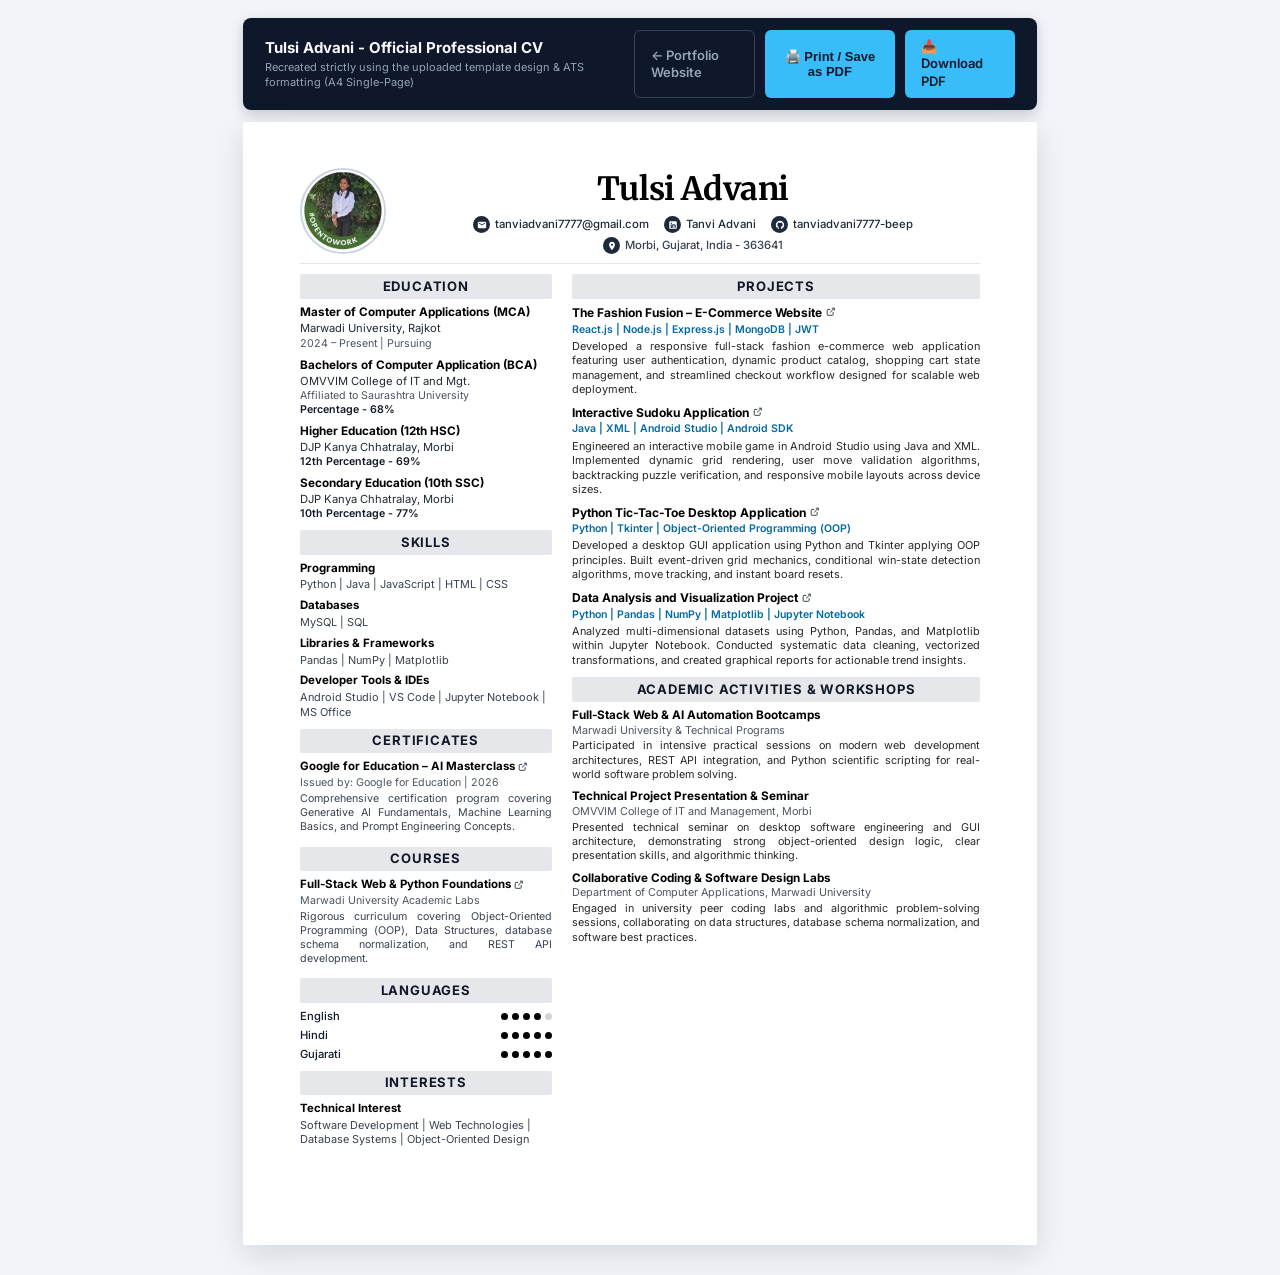
<file: cv_tulsi_advani.html>
<!DOCTYPE html>
<html lang="en">
<head>
  <meta charset="UTF-8">
  <meta name="viewport" content="width=device-width, initial-scale=1.0">
  <title>Tulsi Advani - Curriculum Vitae</title>
  <link rel="preconnect" href="https://fonts.googleapis.com">
  <link rel="preconnect" href="https://fonts.gstatic.com" crossorigin>
  <link href="https://fonts.googleapis.com/css2?family=Merriweather:ital,wght@0,300;0,400;0,700;0,900;1,300&family=Inter:wght@400;500;600;700&display=swap" rel="stylesheet">
  <style>
    /* CSS Reset & A4 Setup */
    * {
      box-sizing: border-box;
      margin: 0;
      padding: 0;
    }

    body {
      background-color: #f1f5f9;
      font-family: 'Inter', -apple-system, BlinkMacSystemFont, 'Segoe UI', Roboto, Helvetica, Arial, sans-serif;
      color: #1f2937;
      line-height: 1.34;
      font-size: 8.8pt;
      -webkit-print-color-adjust: exact;
      print-color-adjust: exact;
    }

    /* Screen-only top action bar */
    .screen-actions {
      max-width: 210mm;
      margin: 18px auto 12px;
      display: flex;
      justify-content: space-between;
      align-items: center;
      background: #0f172a;
      color: #f8fafc;
      padding: 12px 22px;
      border-radius: 8px;
      box-shadow: 0 4px 14px rgba(0,0,0,0.18);
    }

    .screen-actions a, .screen-actions button {
      background: #38bdf8;
      color: #0f172a;
      font-weight: 600;
      font-size: 13px;
      padding: 8px 16px;
      border-radius: 6px;
      text-decoration: none;
      border: none;
      cursor: pointer;
      display: inline-flex;
      align-items: center;
      gap: 6px;
      transition: all 0.2s;
    }

    .screen-actions a:hover, .screen-actions button:hover {
      background: #7dd3fc;
      transform: translateY(-1px);
    }

    .screen-actions .back-link {
      background: transparent;
      color: #94a3b8;
      border: 1px solid #334155;
    }

    .screen-actions .back-link:hover {
      background: #1e293b;
      color: #f8fafc;
      transform: none;
    }

    /* Resume Sheet Dimensions - Precise Single-Page A4 */
    .cv-page {
      width: 210mm;
      height: 297mm;
      max-height: 297mm;
      margin: 0 auto 30px auto;
      background: #ffffff;
      padding: 12mm 15mm 10mm 15mm;
      box-shadow: 0 10px 30px rgba(0,0,0,0.12);
      position: relative;
      overflow: hidden;
      display: flex;
      flex-direction: column;
    }

    /* Header Section */
    .cv-header {
      display: flex;
      align-items: center;
      gap: 20px;
      padding-bottom: 9px;
      border-bottom: 1px solid #e5e7eb;
      margin-bottom: 10px;
    }

    .header-photo-wrapper {
      flex-shrink: 0;
    }

    .header-photo {
      width: 86px;
      height: 86px;
      border-radius: 50%;
      object-fit: cover;
      display: block;
      border: 2px solid #cbd5e1;
    }

    .header-content {
      flex: 1;
      text-align: center;
    }

    .candidate-name {
      font-family: 'Merriweather', Georgia, serif;
      font-size: 24pt;
      font-weight: 700;
      color: #000000;
      margin-bottom: 6px;
      letter-spacing: -0.4px;
    }

    .contact-row {
      display: flex;
      justify-content: center;
      align-items: center;
      gap: 15px;
      flex-wrap: wrap;
      margin-bottom: 4px;
      font-size: 8.5pt;
      color: #1f2937;
    }

    .contact-item {
      display: inline-flex;
      align-items: center;
      gap: 5px;
      text-decoration: none;
      color: #1f2937;
    }

    .contact-item a {
      color: inherit;
      text-decoration: none;
      font-weight: 500;
    }

    .contact-item a:hover {
      text-decoration: underline;
    }

    .icon-badge {
      width: 17px;
      height: 17px;
      background-color: #1e293b;
      border-radius: 50%;
      display: inline-flex;
      align-items: center;
      justify-content: center;
      color: #ffffff;
      flex-shrink: 0;
    }

    .icon-badge svg {
      width: 10px;
      height: 10px;
      fill: currentColor;
    }

    .location-row {
      display: flex;
      justify-content: center;
      align-items: center;
      gap: 5px;
      font-size: 8.5pt;
      color: #374151;
      font-weight: 500;
    }

    /* Two-Column Grid */
    .cv-body {
      display: grid;
      grid-template-columns: 37% 60%;
      gap: 3%;
      flex: 1;
    }

    .cv-col-left {
      display: flex;
      flex-direction: column;
      gap: 9px;
    }

    .cv-col-right {
      display: flex;
      flex-direction: column;
      gap: 10px;
    }

    /* Section Headings - Signature Gray Shaded Pill */
    .section-title {
      background-color: #e5e7eb;
      color: #111827;
      font-size: 9.8pt;
      font-weight: 700;
      text-transform: uppercase;
      letter-spacing: 0.8px;
      text-align: center;
      padding: 3.5px 6px;
      border-radius: 2px;
      margin-bottom: 6px;
    }

    /* Education Entry */
    .edu-entry {
      margin-bottom: 7px;
    }

    .edu-entry:last-child {
      margin-bottom: 0;
    }

    .edu-degree {
      font-weight: 700;
      font-size: 8.8pt;
      color: #000000;
      line-height: 1.25;
    }

    .edu-institution {
      font-size: 8.4pt;
      color: #1f2937;
      margin-top: 1px;
    }

    .edu-sub {
      font-size: 8pt;
      color: #4b5563;
    }

    .edu-meta {
      font-size: 8pt;
      color: #4b5563;
      margin-top: 1px;
    }

    .edu-score {
      font-size: 8pt;
      font-weight: 600;
      color: #111827;
    }

    /* Skills Entries */
    .skill-group {
      margin-bottom: 6px;
    }

    .skill-group:last-child {
      margin-bottom: 0;
    }

    .skill-category {
      font-weight: 700;
      font-size: 8.6pt;
      color: #000000;
      margin-bottom: 1.5px;
    }

    .skill-list {
      font-size: 8.2pt;
      color: #374151;
      line-height: 1.35;
    }

    /* Certificate & Courses Entry */
    .cert-entry {
      margin-bottom: 3px;
    }

    .cert-title {
      font-weight: 700;
      font-size: 8.6pt;
      color: #000000;
      display: inline-flex;
      align-items: center;
      gap: 3px;
    }

    .cert-issuer {
      font-size: 8pt;
      color: #4b5563;
      margin-top: 1px;
      margin-bottom: 2px;
    }

    .cert-desc {
      font-size: 8pt;
      color: #374151;
      line-height: 1.32;
      text-align: justify;
    }

    /* Languages Row with Dots */
    .lang-item {
      display: flex;
      justify-content: space-between;
      align-items: center;
      margin-bottom: 4px;
      font-size: 8.4pt;
      color: #111827;
      font-weight: 500;
    }

    .lang-item:last-child {
      margin-bottom: 0;
    }

    .dots-container {
      display: flex;
      gap: 4px;
    }

    .dot {
      width: 7px;
      height: 7px;
      border-radius: 50%;
      background-color: #000000;
    }

    .dot.empty {
      background-color: #d1d5db;
    }

    /* Interests */
    .interest-category {
      font-weight: 700;
      font-size: 8.5pt;
      color: #000000;
      margin-bottom: 1px;
    }

    .interest-text {
      font-size: 8.2pt;
      color: #374151;
      line-height: 1.35;
    }

    /* Right Column - Projects */
    .project-entry {
      margin-bottom: 8px;
    }

    .project-entry:last-child {
      margin-bottom: 0;
    }

    .project-header {
      display: flex;
      align-items: baseline;
      gap: 4px;
      margin-bottom: 1.5px;
    }

    .project-title {
      font-weight: 700;
      font-size: 9pt;
      color: #000000;
    }

    .link-icon-svg {
      width: 9.5px;
      height: 9.5px;
      color: #374151;
      vertical-align: middle;
      display: inline-block;
    }

    .project-tech {
      font-size: 7.9pt;
      font-weight: 600;
      color: #0369a1;
      margin-bottom: 2px;
    }

    .project-desc {
      font-size: 8.2pt;
      color: #27272a;
      line-height: 1.33;
      text-align: justify;
    }

    /* Right Column - Academic Highlights / Workshops */
    .activity-entry {
      margin-bottom: 7px;
    }

    .activity-entry:last-child {
      margin-bottom: 0;
    }

    .activity-title {
      font-weight: 700;
      font-size: 8.8pt;
      color: #000000;
      line-height: 1.25;
    }

    .activity-org {
      font-size: 8.1pt;
      color: #4b5563;
      margin-top: 1px;
      margin-bottom: 1.5px;
    }

    .activity-desc {
      font-size: 8.1pt;
      color: #27272a;
      line-height: 1.32;
      text-align: justify;
    }

    /* Print Styles for exact single page */
    @page {
      size: A4 portrait;
      margin: 0;
    }

    @media print {
      body {
        background: #ffffff;
      }
      .screen-actions {
        display: none !important;
      }
      .cv-page {
        margin: 0;
        box-shadow: none;
        width: 210mm;
        height: 297mm;
        max-height: 297mm;
        page-break-after: avoid;
        page-break-inside: avoid;
      }
    }
  </style>
</head>
<body>

  <!-- Screen Top Bar -->
  <div class="screen-actions">
    <div>
      <h3 style="font-size: 15px; margin-bottom: 2px;">Tulsi Advani - Official Professional CV</h3>
      <p style="font-size: 11px; color: #94a3b8;">Recreated strictly using the uploaded template design &amp; ATS formatting (A4 Single-Page)</p>
    </div>
    <div style="display: flex; gap: 10px;">
      <a href="index.html" class="back-link">← Portfolio Website</a>
      <button onclick="window.print()">🖨️ Print / Save as PDF</button>
      <a href="Tulsi_Advani_CV.pdf" download="Tulsi_Advani_CV.pdf">📥 Download PDF</a>
    </div>
  </div>

  <!-- A4 CV Sheet -->
  <div class="cv-page">
    
    <!-- HEADER -->
    <header class="cv-header">
      <div class="header-photo-wrapper">
        <img src="[data-uri]" alt="Tulsi Advani" class="header-photo">
      </div>
      <div class="header-content">
        <h1 class="candidate-name">Tulsi Advani</h1>
        
        <div class="contact-row">
          <div class="contact-item">
            <span class="icon-badge">
              <svg viewBox="0 0 24 24"><path d="M20 4H4c-1.1 0-1.99.9-1.99 2L2 18c0 1.1.9 2 2 2h16c1.1 0 2-.9 2-2V6c0-1.1-.9-2-2-2zm0 4l-8 5-8-5V6l8 5 8-5v2z"/></svg>
            </span>
            <a href="mailto:tanviadvani7777@gmail.com">tanviadvani7777@gmail.com</a>
          </div>

          <div class="contact-item">
            <span class="icon-badge">
              <svg viewBox="0 0 24 24"><path d="M19 3a2 2 0 0 1 2 2v14a2 2 0 0 1-2 2H5a2 2 0 0 1-2-2V5a2 2 0 0 1 2-2h14m-.5 15.5v-5.3a3.26 3.26 0 0 0-3.26-3.26c-.85 0-1.84.52-2.28 1.3v-1.11h-2.79v8.37h2.79v-4.93c0-.77.62-1.4 1.39-1.4a1.4 1.4 0 0 1 1.4 1.4v4.93h2.75M6.46 10.9v8.37H9.2V10.9H6.46M7.83 6.2a1.66 1.66 0 0 0-1.66 1.66 1.66 1.66 0 0 0 1.67 1.66 1.66 1.66 0 0 0 1.67-1.67A1.66 1.66 0 0 0 7.83 6.2z"/></svg>
            </span>
            <a href="https://www.linkedin.com/in/tanvi-advani-973728384" target="_blank">Tanvi Advani</a>
          </div>

          <div class="contact-item">
            <span class="icon-badge">
              <svg viewBox="0 0 24 24"><path d="M12 2A10 10 0 0 0 2 12c0 4.42 2.87 8.17 6.84 9.5.5.08.66-.23.66-.5v-1.69c-2.77.6-3.36-1.34-3.36-1.34-.46-1.16-1.11-1.47-1.11-1.47-.91-.62.07-.6.07-.6 1 .07 1.53 1.03 1.53 1.03.87 1.52 2.34 1.07 2.91.83.1-.65.35-1.09.63-1.34-2.22-.25-4.55-1.11-4.55-4.92 0-1.11.38-2 1.03-2.71-.1-.25-.45-1.29.1-2.64 0 0 .84-.27 2.75 1.02.79-.22 1.65-.33 2.5-.33.85 0 1.71.11 2.5.33 1.91-1.29 2.75-1.02 2.75-1.02.55 1.35.2 2.39.1 2.64.65.71 1.03 1.6 1.03 2.71 0 3.82-2.34 4.66-4.57 4.91.36.31.69.92.69 1.85V21c0 .27.16.59.67.5C19.14 20.16 22 16.42 22 12A10 10 0 0 0 12 2z"/></svg>
            </span>
            <a href="https://github.com/tanviadvani7777-beep" target="_blank">tanviadvani7777-beep</a>
          </div>
        </div>

        <div class="location-row">
          <span class="icon-badge">
            <svg viewBox="0 0 24 24"><path d="M12 2C8.13 2 5 5.13 5 9c0 5.25 7 13 7 13s7-7.75 7-13c0-3.87-3.13-7-7-7zm0 9.5a2.5 2.5 0 0 1 0-5 2.5 2.5 0 0 1 0 5z"/></svg>
          </span>
          <span>Morbi, Gujarat, India - 363641</span>
        </div>
      </div>
    </header>

    <!-- TWO COLUMN BODY -->
    <div class="cv-body">
      
      <!-- LEFT COLUMN -->
      <div class="cv-col-left">
        
        <!-- EDUCATION -->
        <div class="cv-block">
          <div class="section-title">Education</div>
          
          <div class="edu-entry">
            <div class="edu-degree">Master of Computer Applications (MCA)</div>
            <div class="edu-institution">Marwadi University, Rajkot</div>
            <div class="edu-meta">2024 – Present | Pursuing</div>
          </div>

          <div class="edu-entry">
            <div class="edu-degree">Bachelors of Computer Application (BCA)</div>
            <div class="edu-institution">OMVVIM College of IT and Mgt.</div>
            <div class="edu-sub">Affiliated to Saurashtra University</div>
            <div class="edu-score">Percentage - 68%</div>
          </div>

          <div class="edu-entry">
            <div class="edu-degree">Higher Education (12th HSC)</div>
            <div class="edu-institution">DJP Kanya Chhatralay, Morbi</div>
            <div class="edu-score">12th Percentage - 69%</div>
          </div>

          <div class="edu-entry">
            <div class="edu-degree">Secondary Education (10th SSC)</div>
            <div class="edu-institution">DJP Kanya Chhatralay, Morbi</div>
            <div class="edu-score">10th Percentage - 77%</div>
          </div>
        </div>

        <!-- SKILLS -->
        <div class="cv-block">
          <div class="section-title">Skills</div>

          <div class="skill-group">
            <div class="skill-category">Programming</div>
            <div class="skill-list">Python | Java | JavaScript | HTML | CSS</div>
          </div>

          <div class="skill-group">
            <div class="skill-category">Databases</div>
            <div class="skill-list">MySQL | SQL</div>
          </div>

          <div class="skill-group">
            <div class="skill-category">Libraries &amp; Frameworks</div>
            <div class="skill-list">Pandas | NumPy | Matplotlib</div>
          </div>

          <div class="skill-group">
            <div class="skill-category">Developer Tools &amp; IDEs</div>
            <div class="skill-list">Android Studio | VS Code | Jupyter Notebook | MS Office</div>
          </div>
        </div>

        <!-- CERTIFICATES / COURSES -->
        <div class="cv-block">
          <div class="section-title">Certificates</div>

          <div class="cert-entry">
            <div class="cert-title">
              Google for Education – AI Masterclass
              <svg class="link-icon-svg" viewBox="0 0 24 24" fill="none" stroke="currentColor" stroke-width="2.5"><path d="M18 13v6a2 2 0 0 1-2 2H5a2 2 0 0 1-2-2V8a2 2 0 0 1 2-2h6M15 3h6v6M10 14L21 3"/></svg>
            </div>
            <div class="cert-issuer">Issued by: Google for Education | 2026</div>
            <div class="cert-desc">
              Comprehensive certification program covering Generative AI Fundamentals, Machine Learning Basics, and Prompt Engineering Concepts.
            </div>
          </div>
        </div>

        <!-- COURSES & TRAINING -->
        <div class="cv-block">
          <div class="section-title">Courses</div>

          <div class="cert-entry">
            <div class="cert-title">
              Full-Stack Web &amp; Python Foundations
              <svg class="link-icon-svg" viewBox="0 0 24 24" fill="none" stroke="currentColor" stroke-width="2.5"><path d="M18 13v6a2 2 0 0 1-2 2H5a2 2 0 0 1-2-2V8a2 2 0 0 1 2-2h6M15 3h6v6M10 14L21 3"/></svg>
            </div>
            <div class="cert-issuer">Marwadi University Academic Labs</div>
            <div class="cert-desc">
              Rigorous curriculum covering Object-Oriented Programming (OOP), Data Structures, database schema normalization, and REST API development.
            </div>
          </div>
        </div>

        <!-- LANGUAGES -->
        <div class="cv-block">
          <div class="section-title">Languages</div>

          <div class="lang-item">
            <span>English</span>
            <div class="dots-container">
              <span class="dot"></span>
              <span class="dot"></span>
              <span class="dot"></span>
              <span class="dot"></span>
              <span class="dot empty"></span>
            </div>
          </div>

          <div class="lang-item">
            <span>Hindi</span>
            <div class="dots-container">
              <span class="dot"></span>
              <span class="dot"></span>
              <span class="dot"></span>
              <span class="dot"></span>
              <span class="dot"></span>
            </div>
          </div>

          <div class="lang-item">
            <span>Gujarati</span>
            <div class="dots-container">
              <span class="dot"></span>
              <span class="dot"></span>
              <span class="dot"></span>
              <span class="dot"></span>
              <span class="dot"></span>
            </div>
          </div>
        </div>

        <!-- INTERESTS -->
        <div class="cv-block">
          <div class="section-title">Interests</div>
          <div class="interest-category">Technical Interest</div>
          <div class="interest-text">Software Development | Web Technologies | Database Systems | Object-Oriented Design</div>
        </div>

      </div>

      <!-- RIGHT COLUMN -->
      <div class="cv-col-right">
        
        <!-- PROJECTS -->
        <div class="cv-block">
          <div class="section-title">Projects</div>

          <div class="project-entry">
            <div class="project-header">
              <span class="project-title">The Fashion Fusion – E-Commerce Website</span>
              <svg class="link-icon-svg" viewBox="0 0 24 24" fill="none" stroke="currentColor" stroke-width="2.5"><path d="M18 13v6a2 2 0 0 1-2 2H5a2 2 0 0 1-2-2V8a2 2 0 0 1 2-2h6M15 3h6v6M10 14L21 3"/></svg>
            </div>
            <div class="project-tech">React.js | Node.js | Express.js | MongoDB | JWT</div>
            <div class="project-desc">
              Developed a responsive full-stack fashion e-commerce web application featuring user authentication, dynamic product catalog, shopping cart state management, and streamlined checkout workflow designed for scalable web deployment.
            </div>
          </div>

          <div class="project-entry">
            <div class="project-header">
              <span class="project-title">Interactive Sudoku Application</span>
              <svg class="link-icon-svg" viewBox="0 0 24 24" fill="none" stroke="currentColor" stroke-width="2.5"><path d="M18 13v6a2 2 0 0 1-2 2H5a2 2 0 0 1-2-2V8a2 2 0 0 1 2-2h6M15 3h6v6M10 14L21 3"/></svg>
            </div>
            <div class="project-tech">Java | XML | Android Studio | Android SDK</div>
            <div class="project-desc">
              Engineered an interactive mobile game in Android Studio using Java and XML. Implemented dynamic grid rendering, user move validation algorithms, backtracking puzzle verification, and responsive mobile layouts across device sizes.
            </div>
          </div>

          <div class="project-entry">
            <div class="project-header">
              <span class="project-title">Python Tic-Tac-Toe Desktop Application</span>
              <svg class="link-icon-svg" viewBox="0 0 24 24" fill="none" stroke="currentColor" stroke-width="2.5"><path d="M18 13v6a2 2 0 0 1-2 2H5a2 2 0 0 1-2-2V8a2 2 0 0 1 2-2h6M15 3h6v6M10 14L21 3"/></svg>
            </div>
            <div class="project-tech">Python | Tkinter | Object-Oriented Programming (OOP)</div>
            <div class="project-desc">
              Developed a desktop GUI application using Python and Tkinter applying OOP principles. Built event-driven grid mechanics, conditional win-state detection algorithms, move tracking, and instant board resets.
            </div>
          </div>

          <div class="project-entry">
            <div class="project-header">
              <span class="project-title">Data Analysis and Visualization Project</span>
              <svg class="link-icon-svg" viewBox="0 0 24 24" fill="none" stroke="currentColor" stroke-width="2.5"><path d="M18 13v6a2 2 0 0 1-2 2H5a2 2 0 0 1-2-2V8a2 2 0 0 1 2-2h6M15 3h6v6M10 14L21 3"/></svg>
            </div>
            <div class="project-tech">Python | Pandas | NumPy | Matplotlib | Jupyter Notebook</div>
            <div class="project-desc">
              Analyzed multi-dimensional datasets using Python, Pandas, and Matplotlib within Jupyter Notebook. Conducted systematic data cleaning, vectorized transformations, and created graphical reports for actionable trend insights.
            </div>
          </div>
        </div>

        <!-- ACADEMIC HIGHLIGHTS & WORKSHOPS (Matches sample's AWARD & VOLUNTEER style) -->
        <div class="cv-block">
          <div class="section-title">Academic Activities &amp; Workshops</div>

          <div class="activity-entry">
            <div class="activity-title">Full-Stack Web &amp; AI Automation Bootcamps</div>
            <div class="activity-org">Marwadi University &amp; Technical Programs</div>
            <div class="activity-desc">
              Participated in intensive practical sessions on modern web development architectures, REST API integration, and Python scientific scripting for real-world software problem solving.
            </div>
          </div>

          <div class="activity-entry">
            <div class="activity-title">Technical Project Presentation &amp; Seminar</div>
            <div class="activity-org">OMVVIM College of IT and Management, Morbi</div>
            <div class="activity-desc">
              Presented technical seminar on desktop software engineering and GUI architecture, demonstrating strong object-oriented design logic, clear presentation skills, and algorithmic thinking.
            </div>
          </div>

          <div class="activity-entry">
            <div class="activity-title">Collaborative Coding &amp; Software Design Labs</div>
            <div class="activity-org">Department of Computer Applications, Marwadi University</div>
            <div class="activity-desc">
              Engaged in university peer coding labs and algorithmic problem-solving sessions, collaborating on data structures, database schema normalization, and software best practices.
            </div>
          </div>
        </div>

      </div>

    </div>

  </div>

</body>
</html>
</file>
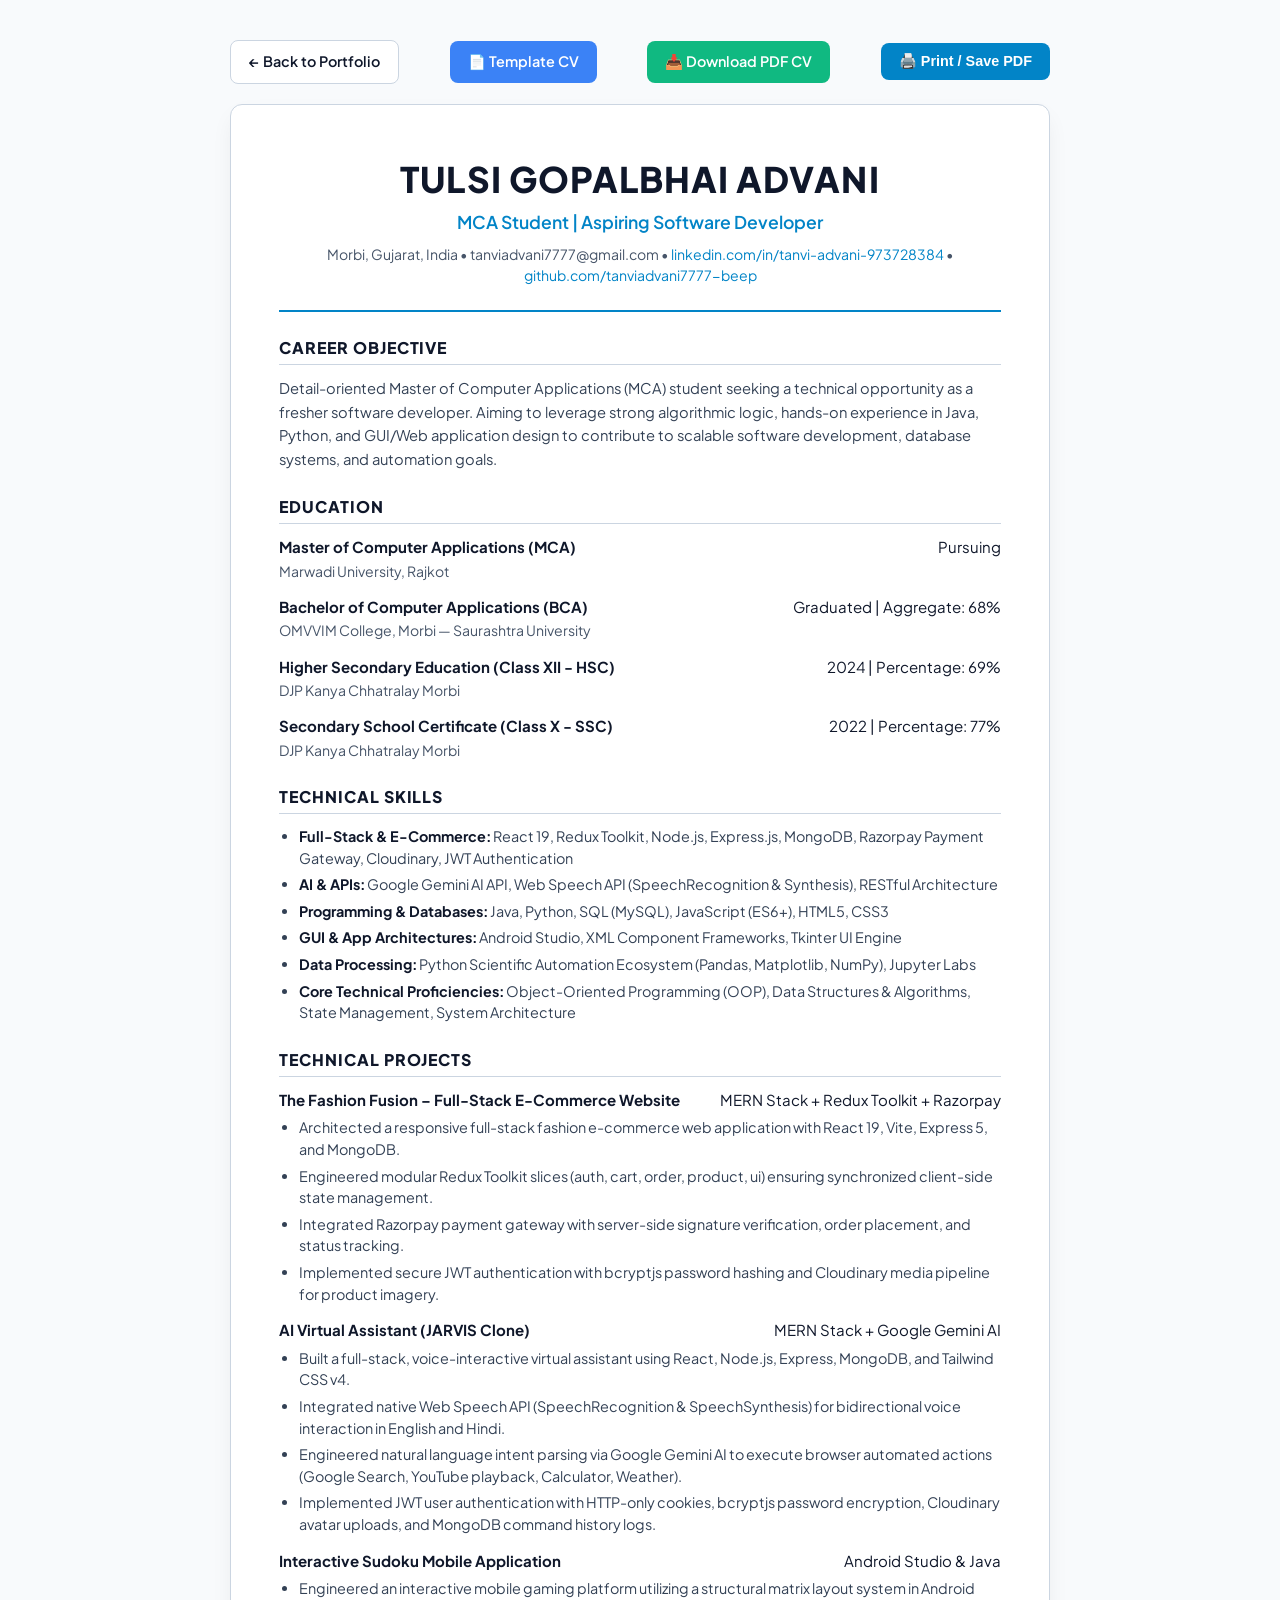
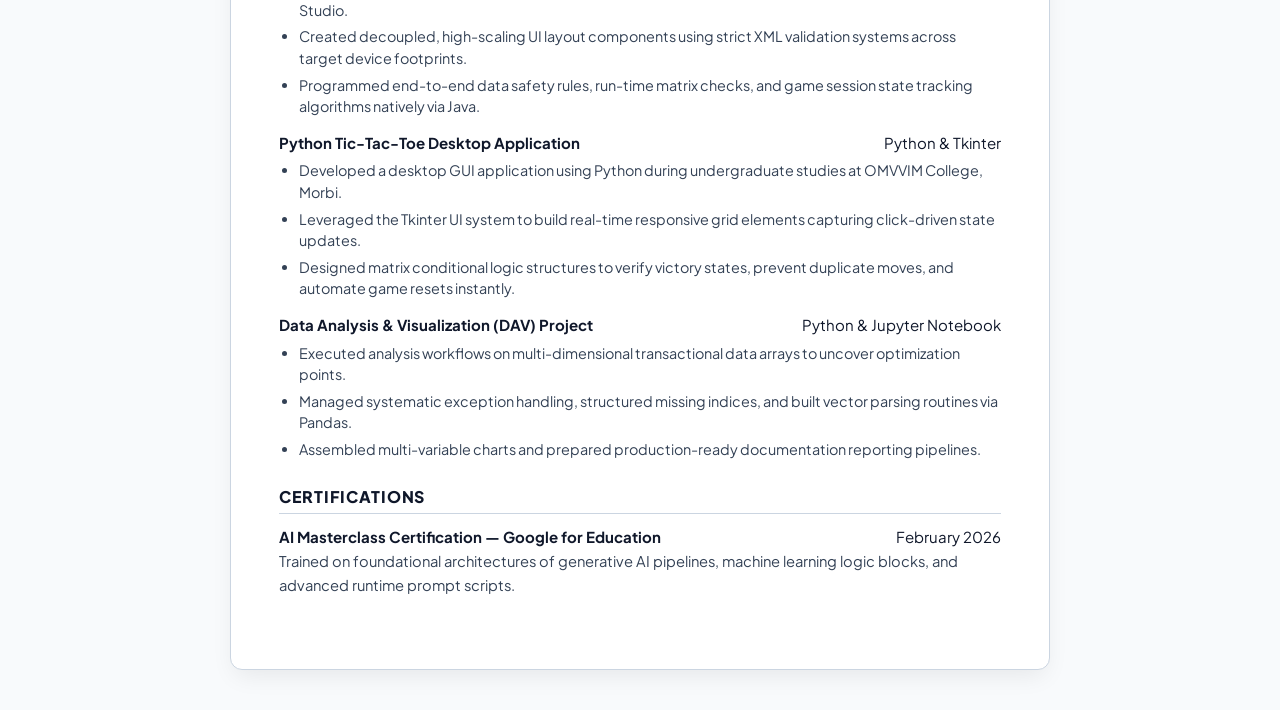
<file: resume.html>
<!DOCTYPE html>
<html lang="en">
<head>
  <meta charset="UTF-8">
  <meta name="viewport" content="width=device-width, initial-scale=1.0">
  <title>Tulsi Advani - Resume | MCA Student & Aspiring Software Developer</title>
  <meta name="description" content="Resume of Tulsi Advani - Master of Computer Applications student seeking software developer placement opportunities.">

  <!-- Google Fonts -->
  <link rel="preconnect" href="https://fonts.googleapis.com">
  <link rel="preconnect" href="https://fonts.gstatic.com" crossorigin>
  <link href="https://fonts.googleapis.com/css2?family=Plus+Jakarta+Sans:wght@400;500;600;700;800&family=JetBrains+Mono:wght@400;500;600&display=swap" rel="stylesheet">

  <style>
    :root {
      --primary: #0284c7;
      --text-dark: #0f172a;
      --text-muted: #475569;
      --border-color: #cbd5e1;
      --bg-page: #f8fafc;
      --bg-paper: #ffffff;
    }

    * {
      box-sizing: border-box;
      margin: 0;
      padding: 0;
    }

    body {
      font-family: 'Plus Jakarta Sans', -apple-system, BlinkMacSystemFont, sans-serif;
      background-color: var(--bg-page);
      color: var(--text-dark);
      line-height: 1.5;
      padding: 40px 20px;
    }

    .top-actions {
      max-width: 820px;
      margin: 0 auto 20px;
      display: flex;
      justify-content: space-between;
      align-items: center;
    }

    .action-btn {
      display: inline-flex;
      align-items: center;
      gap: 6px;
      padding: 10px 18px;
      border-radius: 8px;
      font-size: 0.9rem;
      font-weight: 600;
      cursor: pointer;
      text-decoration: none;
      transition: all 0.2s ease;
    }

    .btn-print {
      background: var(--primary);
      color: #ffffff;
      border: none;
    }

    .btn-print:hover {
      background: #0369a1;
    }

    .btn-back {
      background: #ffffff;
      color: var(--text-dark);
      border: 1px solid var(--border-color);
    }

    .btn-back:hover {
      background: #f1f5f9;
    }

    .resume-sheet {
      max-width: 820px;
      margin: 0 auto;
      background: var(--bg-paper);
      padding: 48px;
      border-radius: 12px;
      box-shadow: 0 10px 25px -5px rgba(0, 0, 0, 0.08);
      border: 1px solid var(--border-color);
    }

    header {
      text-align: center;
      margin-bottom: 24px;
    }

    h1 {
      font-size: 2.2rem;
      font-weight: 800;
      letter-spacing: 0.03em;
      color: var(--text-dark);
      margin-bottom: 4px;
    }

    .role-title {
      font-size: 1.1rem;
      font-weight: 600;
      color: var(--primary);
      margin-bottom: 8px;
    }

    .contact-line {
      font-size: 0.88rem;
      color: var(--text-muted);
    }

    .contact-line a {
      color: var(--primary);
      text-decoration: none;
    }

    .contact-line a:hover {
      text-decoration: underline;
    }

    .divider {
      border: 0;
      height: 2px;
      background: var(--primary);
      margin: 18px 0 24px;
    }

    section {
      margin-bottom: 24px;
    }

    h2 {
      font-size: 1rem;
      font-weight: 800;
      letter-spacing: 0.06em;
      text-transform: uppercase;
      color: var(--text-dark);
      border-bottom: 1.5px solid var(--border-color);
      padding-bottom: 4px;
      margin-bottom: 12px;
    }

    p {
      font-size: 0.92rem;
      color: #334155;
      line-height: 1.6;
    }

    .entry {
      margin-bottom: 14px;
    }

    .entry-head {
      display: flex;
      justify-content: space-between;
      font-size: 0.94rem;
      color: var(--text-dark);
      margin-bottom: 2px;
    }

    .entry-head strong {
      font-weight: 700;
    }

    .entry-sub {
      font-size: 0.88rem;
      color: var(--text-muted);
      margin-bottom: 4px;
    }

    ul {
      padding-left: 20px;
      margin-top: 6px;
    }

    li {
      font-size: 0.9rem;
      color: #334155;
      margin-bottom: 5px;
      line-height: 1.5;
    }

    li strong {
      color: var(--text-dark);
    }

    @media print {
      body {
        background: #ffffff;
        padding: 0;
      }
      .top-actions {
        display: none;
      }
      .resume-sheet {
        border: none;
        box-shadow: none;
        padding: 0;
        max-width: 100%;
      }
    }
  </style>
</head>
<body>

  <div class="top-actions">
    <a href="index.html" class="action-btn btn-back">&larr; Back to Portfolio</a>
    <a href="cv_tulsi_advani.html" class="action-btn" style="background: #3b82f6; color: white; text-decoration: none;">📄 Template CV</a>
    <a href="Tulsi_Advani_CV.pdf" download="Tulsi_Advani_CV.pdf" class="action-btn" style="background: #10b981; color: white; text-decoration: none;">📥 Download PDF CV</a>
    <button onclick="window.print()" class="action-btn btn-print">🖨️ Print / Save PDF</button>
  </div>

  <div class="resume-sheet">
    <header>
      <h1>TULSI GOPALBHAI ADVANI</h1>
      <div class="role-title">MCA Student | Aspiring Software Developer</div>
      <div class="contact-line">
        Morbi, Gujarat, India &bull; tanviadvani7777@gmail.com &bull; 
        <a href="https://www.linkedin.com/in/tanvi-advani-973728384" target="_blank">linkedin.com/in/tanvi-advani-973728384</a> &bull; 
        <a href="https://github.com/tanviadvani7777-beep" target="_blank">github.com/tanviadvani7777-beep</a>
      </div>
    </header>

    <hr class="divider">

    <section>
      <h2>Career Objective</h2>
      <p>
        Detail-oriented Master of Computer Applications (MCA) student seeking a technical opportunity as a fresher software developer. 
        Aiming to leverage strong algorithmic logic, hands-on experience in Java, Python, and GUI/Web application design to contribute to 
        scalable software development, database systems, and automation goals.
      </p>
    </section>

    <section>
      <h2>Education</h2>
      <div class="entry">
        <div class="entry-head">
          <strong>Master of Computer Applications (MCA)</strong>
          <span>Pursuing</span>
        </div>
        <div class="entry-sub">Marwadi University, Rajkot</div>
      </div>

      <div class="entry">
        <div class="entry-head">
          <strong>Bachelor of Computer Applications (BCA)</strong>
          <span>Graduated | Aggregate: 68%</span>
        </div>
        <div class="entry-sub">OMVVIM College, Morbi — Saurashtra University</div>
      </div>

      <div class="entry">
        <div class="entry-head">
          <strong>Higher Secondary Education (Class XII - HSC)</strong>
          <span>2024 | Percentage: 69%</span>
        </div>
        <div class="entry-sub">DJP Kanya Chhatralay Morbi</div>
      </div>

      <div class="entry">
        <div class="entry-head">
          <strong>Secondary School Certificate (Class X - SSC)</strong>
          <span>2022 | Percentage: 77%</span>
        </div>
        <div class="entry-sub">DJP Kanya Chhatralay Morbi</div>
      </div>
    </section>

    <section>
      <h2>Technical Skills</h2>
      <ul>
        <li><strong>Full-Stack & E-Commerce:</strong> React 19, Redux Toolkit, Node.js, Express.js, MongoDB, Razorpay Payment Gateway, Cloudinary, JWT Authentication</li>
        <li><strong>AI & APIs:</strong> Google Gemini AI API, Web Speech API (SpeechRecognition & Synthesis), RESTful Architecture</li>
        <li><strong>Programming & Databases:</strong> Java, Python, SQL (MySQL), JavaScript (ES6+), HTML5, CSS3</li>
        <li><strong>GUI & App Architectures:</strong> Android Studio, XML Component Frameworks, Tkinter UI Engine</li>
        <li><strong>Data Processing:</strong> Python Scientific Automation Ecosystem (Pandas, Matplotlib, NumPy), Jupyter Labs</li>
        <li><strong>Core Technical Proficiencies:</strong> Object-Oriented Programming (OOP), Data Structures & Algorithms, State Management, System Architecture</li>
      </ul>
    </section>

    <section>
      <h2>Technical Projects</h2>

      <div class="entry">
        <div class="entry-head">
          <strong>The Fashion Fusion – Full-Stack E-Commerce Website</strong>
          <span>MERN Stack + Redux Toolkit + Razorpay</span>
        </div>
        <ul>
          <li>Architected a responsive full-stack fashion e-commerce web application with React 19, Vite, Express 5, and MongoDB.</li>
          <li>Engineered modular Redux Toolkit slices (auth, cart, order, product, ui) ensuring synchronized client-side state management.</li>
          <li>Integrated Razorpay payment gateway with server-side signature verification, order placement, and status tracking.</li>
          <li>Implemented secure JWT authentication with bcryptjs password hashing and Cloudinary media pipeline for product imagery.</li>
        </ul>
      </div>
      
      <div class="entry">
        <div class="entry-head">
          <strong>AI Virtual Assistant (JARVIS Clone)</strong>
          <span>MERN Stack + Google Gemini AI</span>
        </div>
        <ul>
          <li>Built a full-stack, voice-interactive virtual assistant using React, Node.js, Express, MongoDB, and Tailwind CSS v4.</li>
          <li>Integrated native Web Speech API (SpeechRecognition & SpeechSynthesis) for bidirectional voice interaction in English and Hindi.</li>
          <li>Engineered natural language intent parsing via Google Gemini AI to execute browser automated actions (Google Search, YouTube playback, Calculator, Weather).</li>
          <li>Implemented JWT user authentication with HTTP-only cookies, bcryptjs password encryption, Cloudinary avatar uploads, and MongoDB command history logs.</li>
        </ul>
      </div>

      <div class="entry">
        <div class="entry-head">
          <strong>Interactive Sudoku Mobile Application</strong>
          <span>Android Studio & Java</span>
        </div>
        <ul>
          <li>Engineered an interactive mobile gaming platform utilizing a structural matrix layout system in Android Studio.</li>
          <li>Created decoupled, high-scaling UI layout components using strict XML validation systems across target device footprints.</li>
          <li>Programmed end-to-end data safety rules, run-time matrix checks, and game session state tracking algorithms natively via Java.</li>
        </ul>
      </div>

      <div class="entry">
        <div class="entry-head">
          <strong>Python Tic-Tac-Toe Desktop Application</strong>
          <span>Python & Tkinter</span>
        </div>
        <ul>
          <li>Developed a desktop GUI application using Python during undergraduate studies at OMVVIM College, Morbi.</li>
          <li>Leveraged the Tkinter UI system to build real-time responsive grid elements capturing click-driven state updates.</li>
          <li>Designed matrix conditional logic structures to verify victory states, prevent duplicate moves, and automate game resets instantly.</li>
        </ul>
      </div>

      <div class="entry">
        <div class="entry-head">
          <strong>Data Analysis & Visualization (DAV) Project</strong>
          <span>Python & Jupyter Notebook</span>
        </div>
        <ul>
          <li>Executed analysis workflows on multi-dimensional transactional data arrays to uncover optimization points.</li>
          <li>Managed systematic exception handling, structured missing indices, and built vector parsing routines via Pandas.</li>
          <li>Assembled multi-variable charts and prepared production-ready documentation reporting pipelines.</li>
        </ul>
      </div>
    </section>

    <section>
      <h2>Certifications</h2>
      <div class="entry">
        <div class="entry-head">
          <strong>AI Masterclass Certification — Google for Education</strong>
          <span>February 2026</span>
        </div>
        <p>Trained on foundational architectures of generative AI pipelines, machine learning logic blocks, and advanced runtime prompt scripts.</p>
      </div>
    </section>
  </div>

</body>
</html>
</file>
